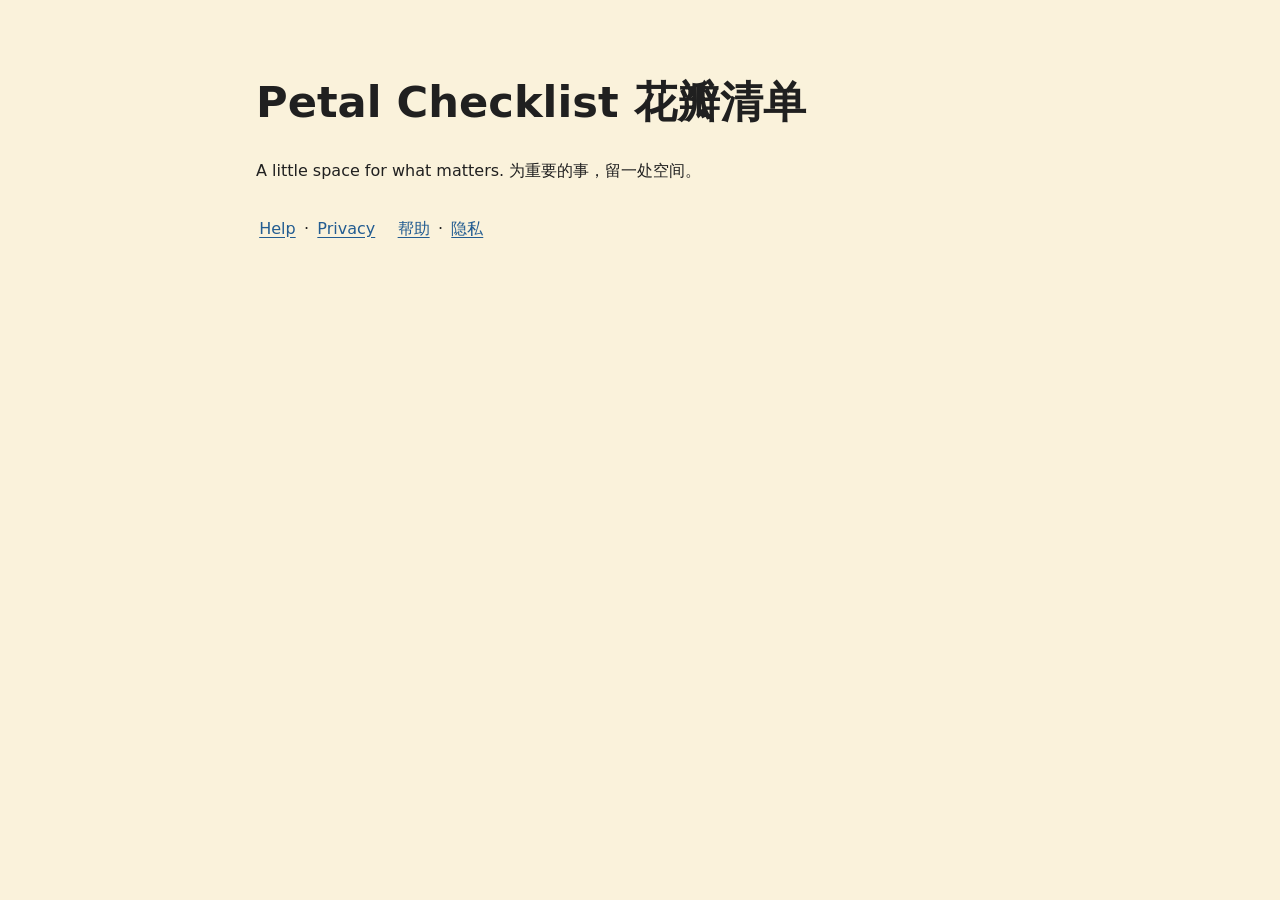
<file: site/index.html>
<!doctype html>
<html lang="en">
<head><meta charset="utf-8"><meta name="viewport" content="width=device-width, initial-scale=1"><meta name="color-scheme" content="light dark"><title>Petal Checklist · 花瓣清单</title><link rel="stylesheet" href="style.css"></head>
<body><main><h1>Petal Checklist <span lang="zh-Hans">花瓣清单</span></h1>
<p>A little space for what matters. <span lang="zh-Hans">为重要的事，留一处空间。</span></p>
<nav aria-label="Help and privacy"><p><a href="support/en.html">Help</a> · <a href="privacy/en.html">Privacy</a></p><p lang="zh-Hans"><a href="support/zh-Hans.html">帮助</a> · <a href="privacy/zh-Hans.html">隐私</a></p></nav>
</main></body></html>
</file>
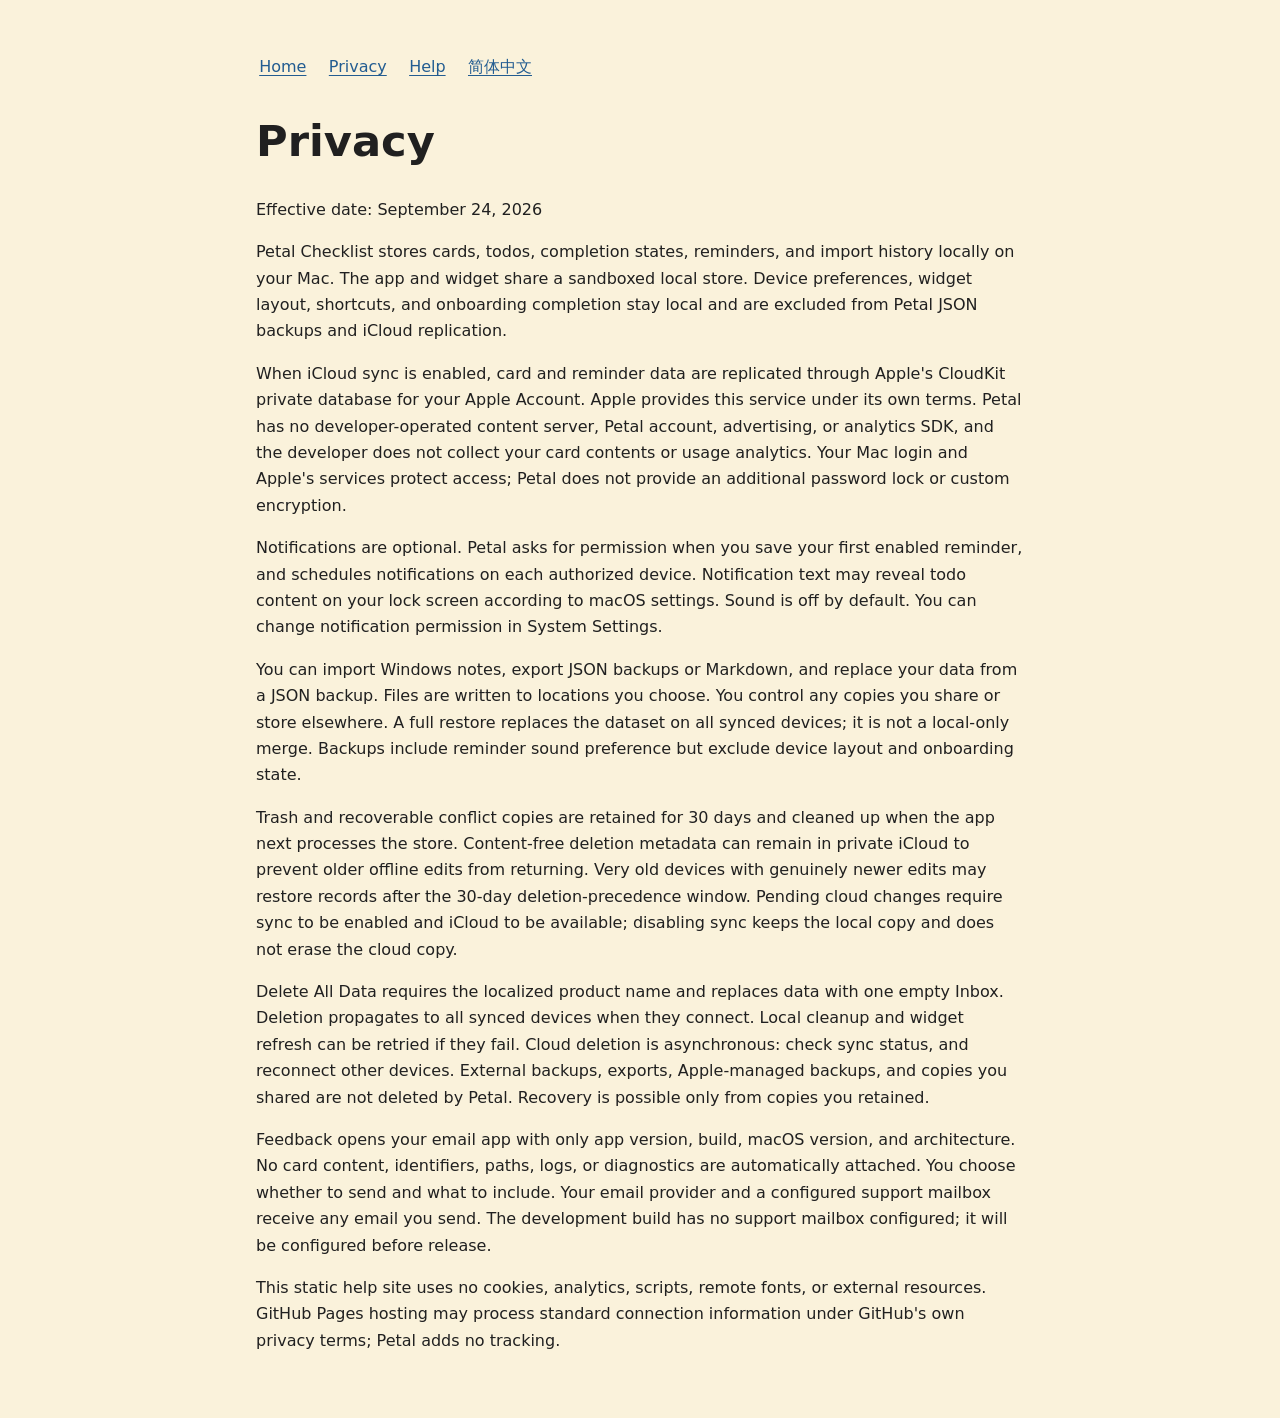
<file: site/privacy/en.html>
<!doctype html>
<html lang="en">
<head><meta charset="utf-8"><meta name="viewport" content="width=device-width, initial-scale=1">
<meta name="color-scheme" content="light dark"><title>Privacy · Petal</title><link rel="stylesheet" href="../style.css"></head>
<body><header><nav aria-label="Navigation"><a href="../index.html">Home</a> <a href="../privacy/en.html">Privacy</a> <a href="../support/en.html">Help</a> <a href="zh-Hans.html" lang="zh-Hans" hreflang="zh-Hans">简体中文</a></nav></header>
<main><h1>Privacy</h1><p>Effective date: September 24, 2026</p>
<p>Petal Checklist stores cards, todos, completion states, reminders, and import history locally on your Mac. The app and widget share a sandboxed local store. Device preferences, widget layout, shortcuts, and onboarding completion stay local and are excluded from Petal JSON backups and iCloud replication.</p>
<p>When iCloud sync is enabled, card and reminder data are replicated through Apple&#39;s CloudKit private database for your Apple Account. Apple provides this service under its own terms. Petal has no developer-operated content server, Petal account, advertising, or analytics SDK, and the developer does not collect your card contents or usage analytics. Your Mac login and Apple&#39;s services protect access; Petal does not provide an additional password lock or custom encryption.</p>
<p>Notifications are optional. Petal asks for permission when you save your first enabled reminder, and schedules notifications on each authorized device. Notification text may reveal todo content on your lock screen according to macOS settings. Sound is off by default. You can change notification permission in System Settings.</p>
<p>You can import Windows notes, export JSON backups or Markdown, and replace your data from a JSON backup. Files are written to locations you choose. You control any copies you share or store elsewhere. A full restore replaces the dataset on all synced devices; it is not a local-only merge. Backups include reminder sound preference but exclude device layout and onboarding state.</p>
<p>Trash and recoverable conflict copies are retained for 30 days and cleaned up when the app next processes the store. Content-free deletion metadata can remain in private iCloud to prevent older offline edits from returning. Very old devices with genuinely newer edits may restore records after the 30-day deletion-precedence window. Pending cloud changes require sync to be enabled and iCloud to be available; disabling sync keeps the local copy and does not erase the cloud copy.</p>
<p>Delete All Data requires the localized product name and replaces data with one empty Inbox. Deletion propagates to all synced devices when they connect. Local cleanup and widget refresh can be retried if they fail. Cloud deletion is asynchronous: check sync status, and reconnect other devices. External backups, exports, Apple-managed backups, and copies you shared are not deleted by Petal. Recovery is possible only from copies you retained.</p>
<p>Feedback opens your email app with only app version, build, macOS version, and architecture. No card content, identifiers, paths, logs, or diagnostics are automatically attached. You choose whether to send and what to include. Your email provider and a configured support mailbox receive any email you send. The development build has no support mailbox configured; it will be configured before release.</p>
<p>This static help site uses no cookies, analytics, scripts, remote fonts, or external resources. GitHub Pages hosting may process standard connection information under GitHub&#39;s own privacy terms; Petal adds no tracking.</p></main></body></html>
</file>
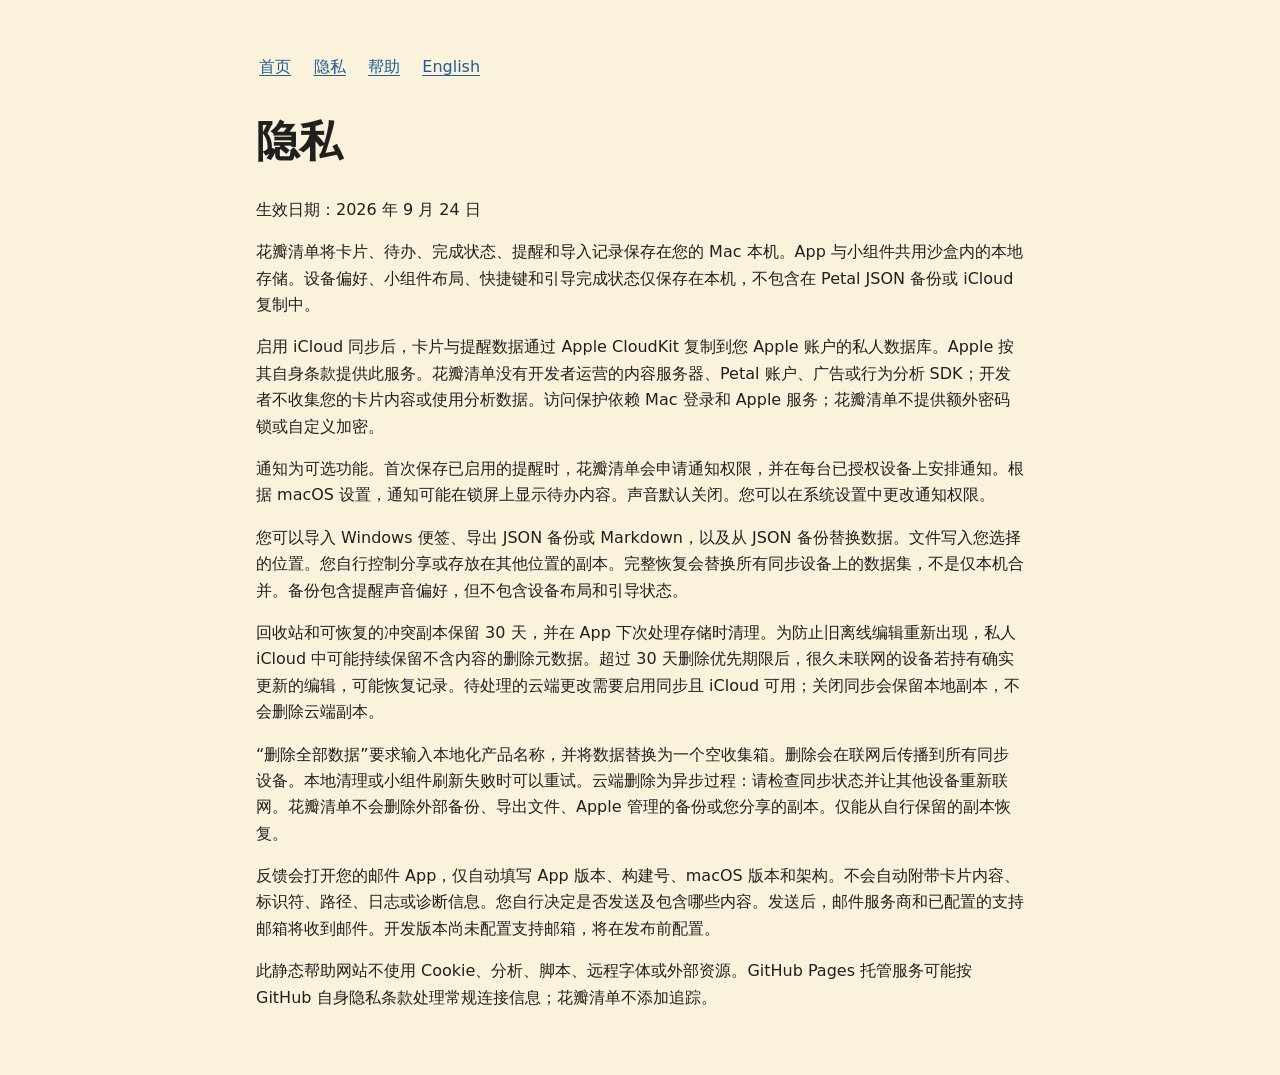
<file: site/privacy/zh-Hans.html>
<!doctype html>
<html lang="zh-Hans">
<head><meta charset="utf-8"><meta name="viewport" content="width=device-width, initial-scale=1">
<meta name="color-scheme" content="light dark"><title>隐私 · Petal</title><link rel="stylesheet" href="../style.css"></head>
<body><header><nav aria-label="导航"><a href="../index.html">首页</a> <a href="../privacy/zh-Hans.html">隐私</a> <a href="../support/zh-Hans.html">帮助</a> <a href="en.html" lang="en" hreflang="en">English</a></nav></header>
<main><h1>隐私</h1><p>生效日期：2026 年 9 月 24 日</p>
<p>花瓣清单将卡片、待办、完成状态、提醒和导入记录保存在您的 Mac 本机。App 与小组件共用沙盒内的本地存储。设备偏好、小组件布局、快捷键和引导完成状态仅保存在本机，不包含在 Petal JSON 备份或 iCloud 复制中。</p>
<p>启用 iCloud 同步后，卡片与提醒数据通过 Apple CloudKit 复制到您 Apple 账户的私人数据库。Apple 按其自身条款提供此服务。花瓣清单没有开发者运营的内容服务器、Petal 账户、广告或行为分析 SDK；开发者不收集您的卡片内容或使用分析数据。访问保护依赖 Mac 登录和 Apple 服务；花瓣清单不提供额外密码锁或自定义加密。</p>
<p>通知为可选功能。首次保存已启用的提醒时，花瓣清单会申请通知权限，并在每台已授权设备上安排通知。根据 macOS 设置，通知可能在锁屏上显示待办内容。声音默认关闭。您可以在系统设置中更改通知权限。</p>
<p>您可以导入 Windows 便签、导出 JSON 备份或 Markdown，以及从 JSON 备份替换数据。文件写入您选择的位置。您自行控制分享或存放在其他位置的副本。完整恢复会替换所有同步设备上的数据集，不是仅本机合并。备份包含提醒声音偏好，但不包含设备布局和引导状态。</p>
<p>回收站和可恢复的冲突副本保留 30 天，并在 App 下次处理存储时清理。为防止旧离线编辑重新出现，私人 iCloud 中可能持续保留不含内容的删除元数据。超过 30 天删除优先期限后，很久未联网的设备若持有确实更新的编辑，可能恢复记录。待处理的云端更改需要启用同步且 iCloud 可用；关闭同步会保留本地副本，不会删除云端副本。</p>
<p>“删除全部数据”要求输入本地化产品名称，并将数据替换为一个空收集箱。删除会在联网后传播到所有同步设备。本地清理或小组件刷新失败时可以重试。云端删除为异步过程：请检查同步状态并让其他设备重新联网。花瓣清单不会删除外部备份、导出文件、Apple 管理的备份或您分享的副本。仅能从自行保留的副本恢复。</p>
<p>反馈会打开您的邮件 App，仅自动填写 App 版本、构建号、macOS 版本和架构。不会自动附带卡片内容、标识符、路径、日志或诊断信息。您自行决定是否发送及包含哪些内容。发送后，邮件服务商和已配置的支持邮箱将收到邮件。开发版本尚未配置支持邮箱，将在发布前配置。</p>
<p>此静态帮助网站不使用 Cookie、分析、脚本、远程字体或外部资源。GitHub Pages 托管服务可能按 GitHub 自身隐私条款处理常规连接信息；花瓣清单不添加追踪。</p></main></body></html>
</file>
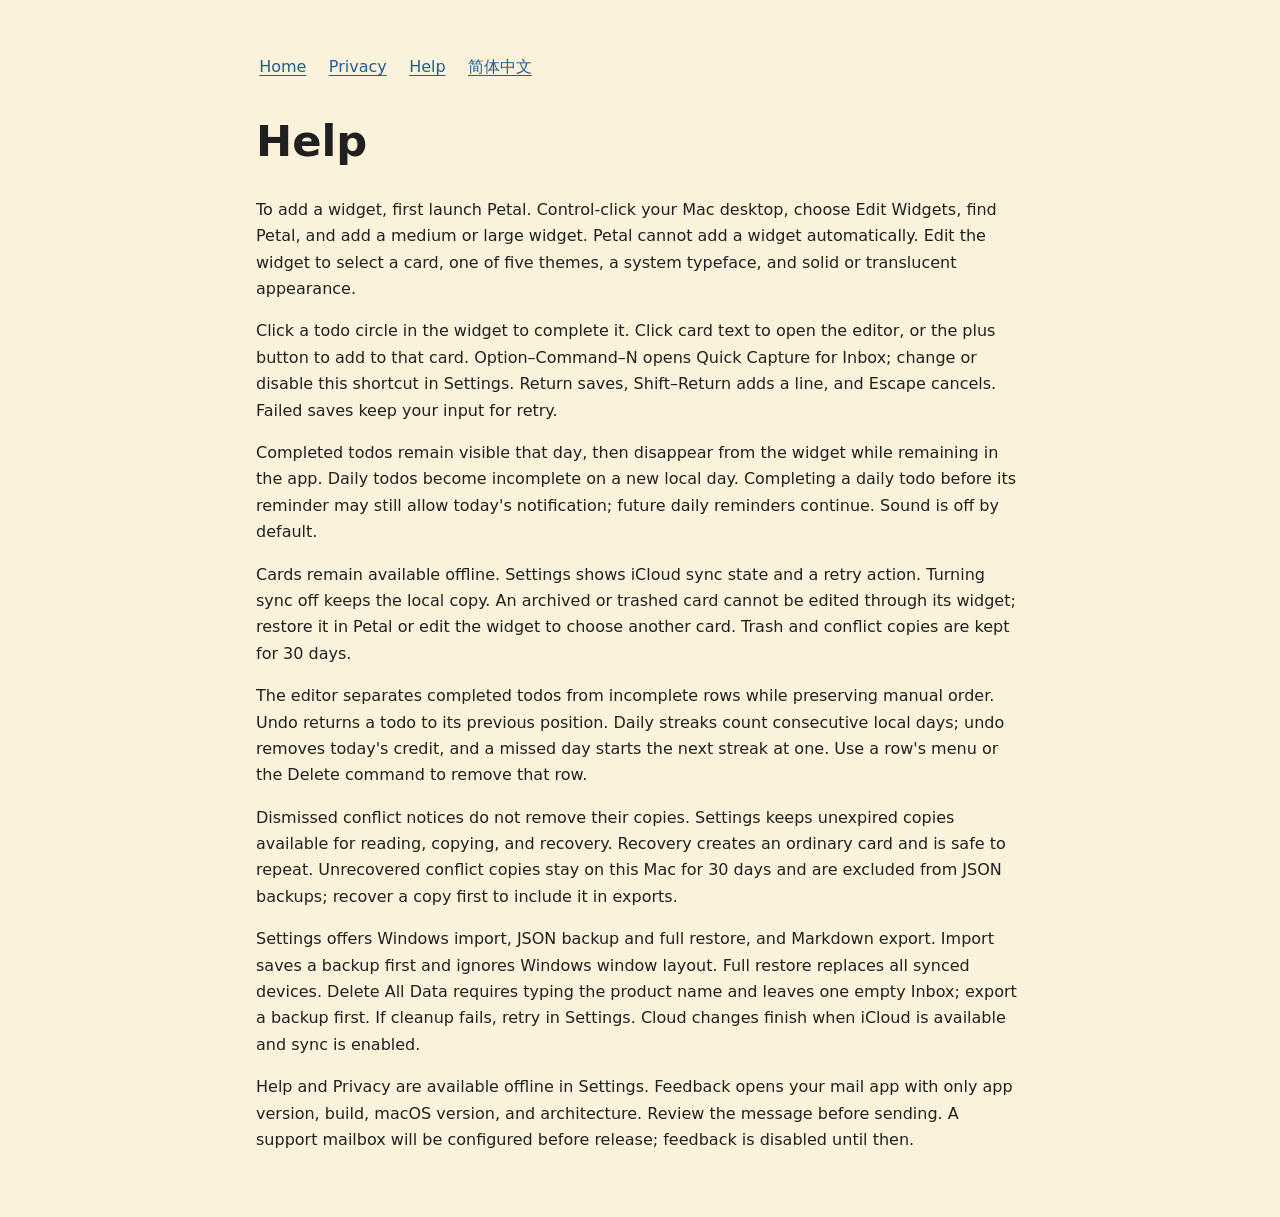
<file: site/support/en.html>
<!doctype html>
<html lang="en">
<head><meta charset="utf-8"><meta name="viewport" content="width=device-width, initial-scale=1">
<meta name="color-scheme" content="light dark"><title>Help · Petal</title><link rel="stylesheet" href="../style.css"></head>
<body><header><nav aria-label="Navigation"><a href="../index.html">Home</a> <a href="../privacy/en.html">Privacy</a> <a href="../support/en.html">Help</a> <a href="zh-Hans.html" lang="zh-Hans" hreflang="zh-Hans">简体中文</a></nav></header>
<main><h1>Help</h1><p>To add a widget, first launch Petal. Control-click your Mac desktop, choose Edit Widgets, find Petal, and add a medium or large widget. Petal cannot add a widget automatically. Edit the widget to select a card, one of five themes, a system typeface, and solid or translucent appearance.</p>
<p>Click a todo circle in the widget to complete it. Click card text to open the editor, or the plus button to add to that card. Option–Command–N opens Quick Capture for Inbox; change or disable this shortcut in Settings. Return saves, Shift–Return adds a line, and Escape cancels. Failed saves keep your input for retry.</p>
<p>Completed todos remain visible that day, then disappear from the widget while remaining in the app. Daily todos become incomplete on a new local day. Completing a daily todo before its reminder may still allow today&#39;s notification; future daily reminders continue. Sound is off by default.</p>
<p>Cards remain available offline. Settings shows iCloud sync state and a retry action. Turning sync off keeps the local copy. An archived or trashed card cannot be edited through its widget; restore it in Petal or edit the widget to choose another card. Trash and conflict copies are kept for 30 days.</p>
<p>The editor separates completed todos from incomplete rows while preserving manual order. Undo returns a todo to its previous position. Daily streaks count consecutive local days; undo removes today's credit, and a missed day starts the next streak at one. Use a row's menu or the Delete command to remove that row.</p>
<p>Dismissed conflict notices do not remove their copies. Settings keeps unexpired copies available for reading, copying, and recovery. Recovery creates an ordinary card and is safe to repeat. Unrecovered conflict copies stay on this Mac for 30 days and are excluded from JSON backups; recover a copy first to include it in exports.</p>
<p>Settings offers Windows import, JSON backup and full restore, and Markdown export. Import saves a backup first and ignores Windows window layout. Full restore replaces all synced devices. Delete All Data requires typing the product name and leaves one empty Inbox; export a backup first. If cleanup fails, retry in Settings. Cloud changes finish when iCloud is available and sync is enabled.</p>
<p>Help and Privacy are available offline in Settings. Feedback opens your mail app with only app version, build, macOS version, and architecture. Review the message before sending. A support mailbox will be configured before release; feedback is disabled until then.</p></main></body></html>
</file>
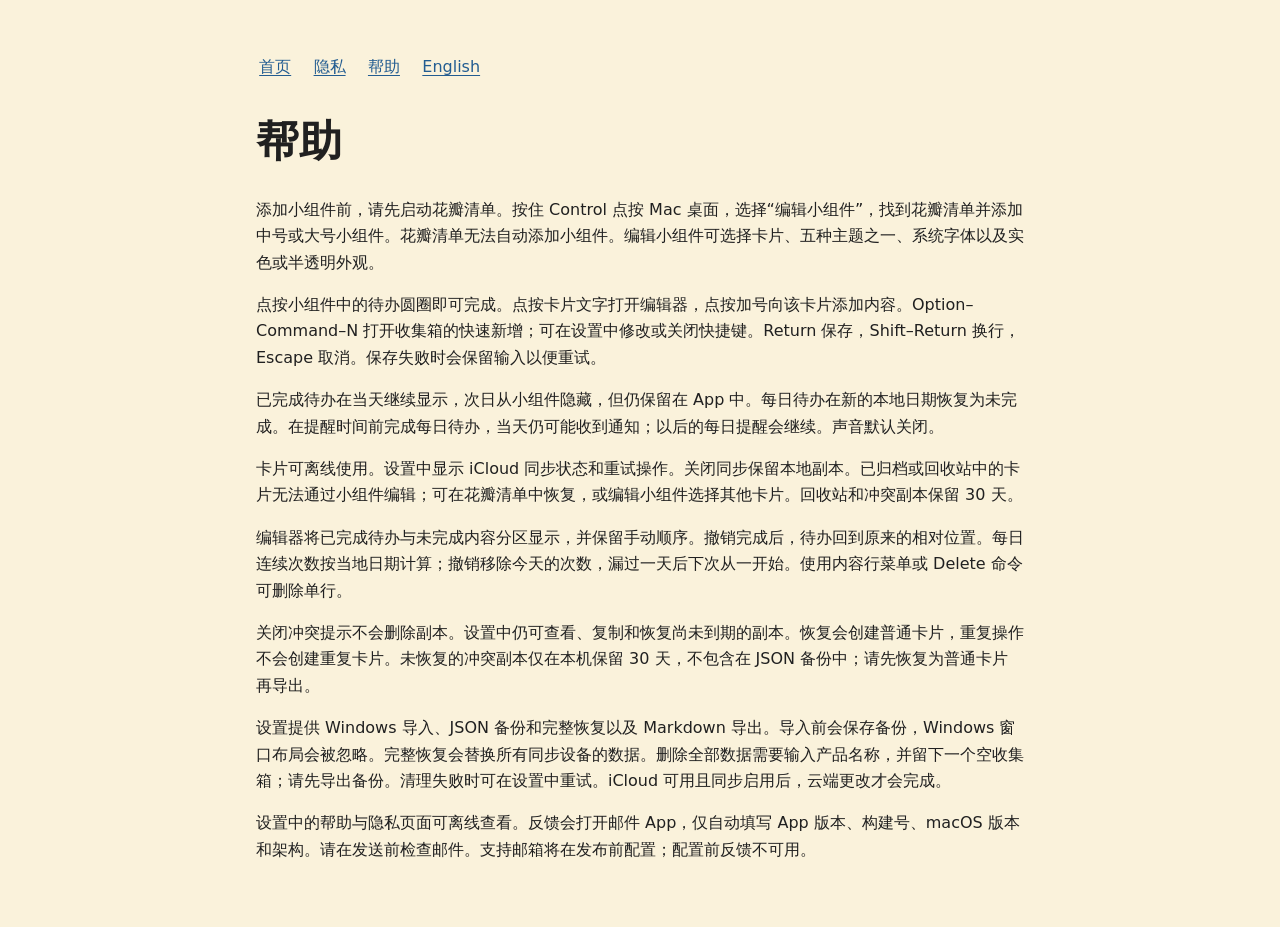
<file: site/support/zh-Hans.html>
<!doctype html>
<html lang="zh-Hans">
<head><meta charset="utf-8"><meta name="viewport" content="width=device-width, initial-scale=1">
<meta name="color-scheme" content="light dark"><title>帮助 · Petal</title><link rel="stylesheet" href="../style.css"></head>
<body><header><nav aria-label="导航"><a href="../index.html">首页</a> <a href="../privacy/zh-Hans.html">隐私</a> <a href="../support/zh-Hans.html">帮助</a> <a href="en.html" lang="en" hreflang="en">English</a></nav></header>
<main><h1>帮助</h1><p>添加小组件前，请先启动花瓣清单。按住 Control 点按 Mac 桌面，选择“编辑小组件”，找到花瓣清单并添加中号或大号小组件。花瓣清单无法自动添加小组件。编辑小组件可选择卡片、五种主题之一、系统字体以及实色或半透明外观。</p>
<p>点按小组件中的待办圆圈即可完成。点按卡片文字打开编辑器，点按加号向该卡片添加内容。Option–Command–N 打开收集箱的快速新增；可在设置中修改或关闭快捷键。Return 保存，Shift–Return 换行，Escape 取消。保存失败时会保留输入以便重试。</p>
<p>已完成待办在当天继续显示，次日从小组件隐藏，但仍保留在 App 中。每日待办在新的本地日期恢复为未完成。在提醒时间前完成每日待办，当天仍可能收到通知；以后的每日提醒会继续。声音默认关闭。</p>
<p>卡片可离线使用。设置中显示 iCloud 同步状态和重试操作。关闭同步保留本地副本。已归档或回收站中的卡片无法通过小组件编辑；可在花瓣清单中恢复，或编辑小组件选择其他卡片。回收站和冲突副本保留 30 天。</p>
<p>编辑器将已完成待办与未完成内容分区显示，并保留手动顺序。撤销完成后，待办回到原来的相对位置。每日连续次数按当地日期计算；撤销移除今天的次数，漏过一天后下次从一开始。使用内容行菜单或 Delete 命令可删除单行。</p>
<p>关闭冲突提示不会删除副本。设置中仍可查看、复制和恢复尚未到期的副本。恢复会创建普通卡片，重复操作不会创建重复卡片。未恢复的冲突副本仅在本机保留 30 天，不包含在 JSON 备份中；请先恢复为普通卡片再导出。</p>
<p>设置提供 Windows 导入、JSON 备份和完整恢复以及 Markdown 导出。导入前会保存备份，Windows 窗口布局会被忽略。完整恢复会替换所有同步设备的数据。删除全部数据需要输入产品名称，并留下一个空收集箱；请先导出备份。清理失败时可在设置中重试。iCloud 可用且同步启用后，云端更改才会完成。</p>
<p>设置中的帮助与隐私页面可离线查看。反馈会打开邮件 App，仅自动填写 App 版本、构建号、macOS 版本和架构。请在发送前检查邮件。支持邮箱将在发布前配置；配置前反馈不可用。</p></main></body></html>
</file>
<file: site/style.css>
:root { color-scheme: light dark; font-family: system-ui, sans-serif; line-height: 1.65; color: #202020; background: #faf2db; }
body { max-width: 48rem; margin: 0 auto; padding: clamp(1rem, 4vw, 3rem); }
nav { display: flex; flex-wrap: wrap; gap: 1rem; }
a { color: #225c91; text-underline-offset: .2em; padding: .4rem .2rem; }
a:focus-visible { outline: 3px solid currentColor; outline-offset: 3px; border-radius: .2rem; }
h1 { line-height: 1.2; font-size: clamp(1.8rem, 5vw, 2.7rem); }
p { overflow-wrap: anywhere; }
@media (prefers-color-scheme: dark) { :root { color: #f5f5f5; background: #332e24; } a { color: #9ccaff; } }
@media (prefers-contrast: more) { a { text-decoration-thickness: 2px; } }
</file>
